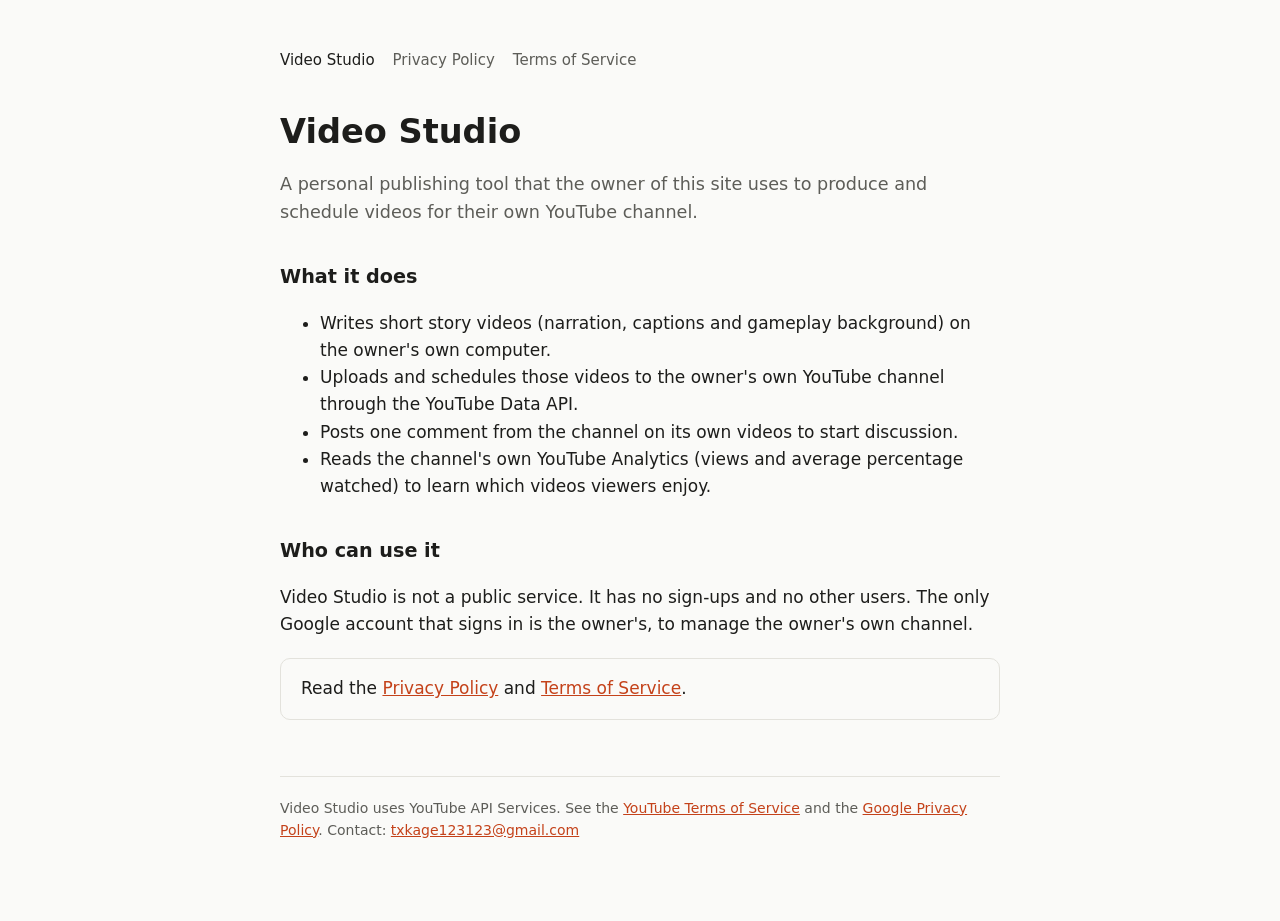
<file: index.html>
<!doctype html><html lang="en"><head><meta charset="utf-8"><meta name="viewport" content="width=device-width,initial-scale=1"><title>Video Studio</title><link rel="stylesheet" href="style.css"></head><body><main>
<nav><a href="./" aria-current="page">Video Studio</a><a href="privacy.html">Privacy Policy</a><a href="terms.html">Terms of Service</a></nav>
<h1>Video Studio</h1>
<p class="lead">A personal publishing tool that the owner of this site uses to produce and schedule videos for their own YouTube channel.</p>
<h2>What it does</h2>
<ul>
<li>Writes short story videos (narration, captions and gameplay background) on the owner's own computer.</li>
<li>Uploads and schedules those videos to the owner's own YouTube channel through the YouTube Data API.</li>
<li>Posts one comment from the channel on its own videos to start discussion.</li>
<li>Reads the channel's own YouTube Analytics (views and average percentage watched) to learn which videos viewers enjoy.</li>
</ul>
<h2>Who can use it</h2>
<p>Video Studio is not a public service. It has no sign-ups and no other users. The only Google account that signs in is the owner's, to manage the owner's own channel.</p>
<div class="box">Read the <a href="privacy.html">Privacy Policy</a> and <a href="terms.html">Terms of Service</a>.</div>
<footer>Video Studio uses YouTube API Services. See the <a href="https://www.youtube.com/t/terms">YouTube Terms of Service</a> and the <a href="https://policies.google.com/privacy">Google Privacy Policy</a>. Contact: <a href="mailto:txkage123123@gmail.com">txkage123123@gmail.com</a></footer></main></body></html>
</file>
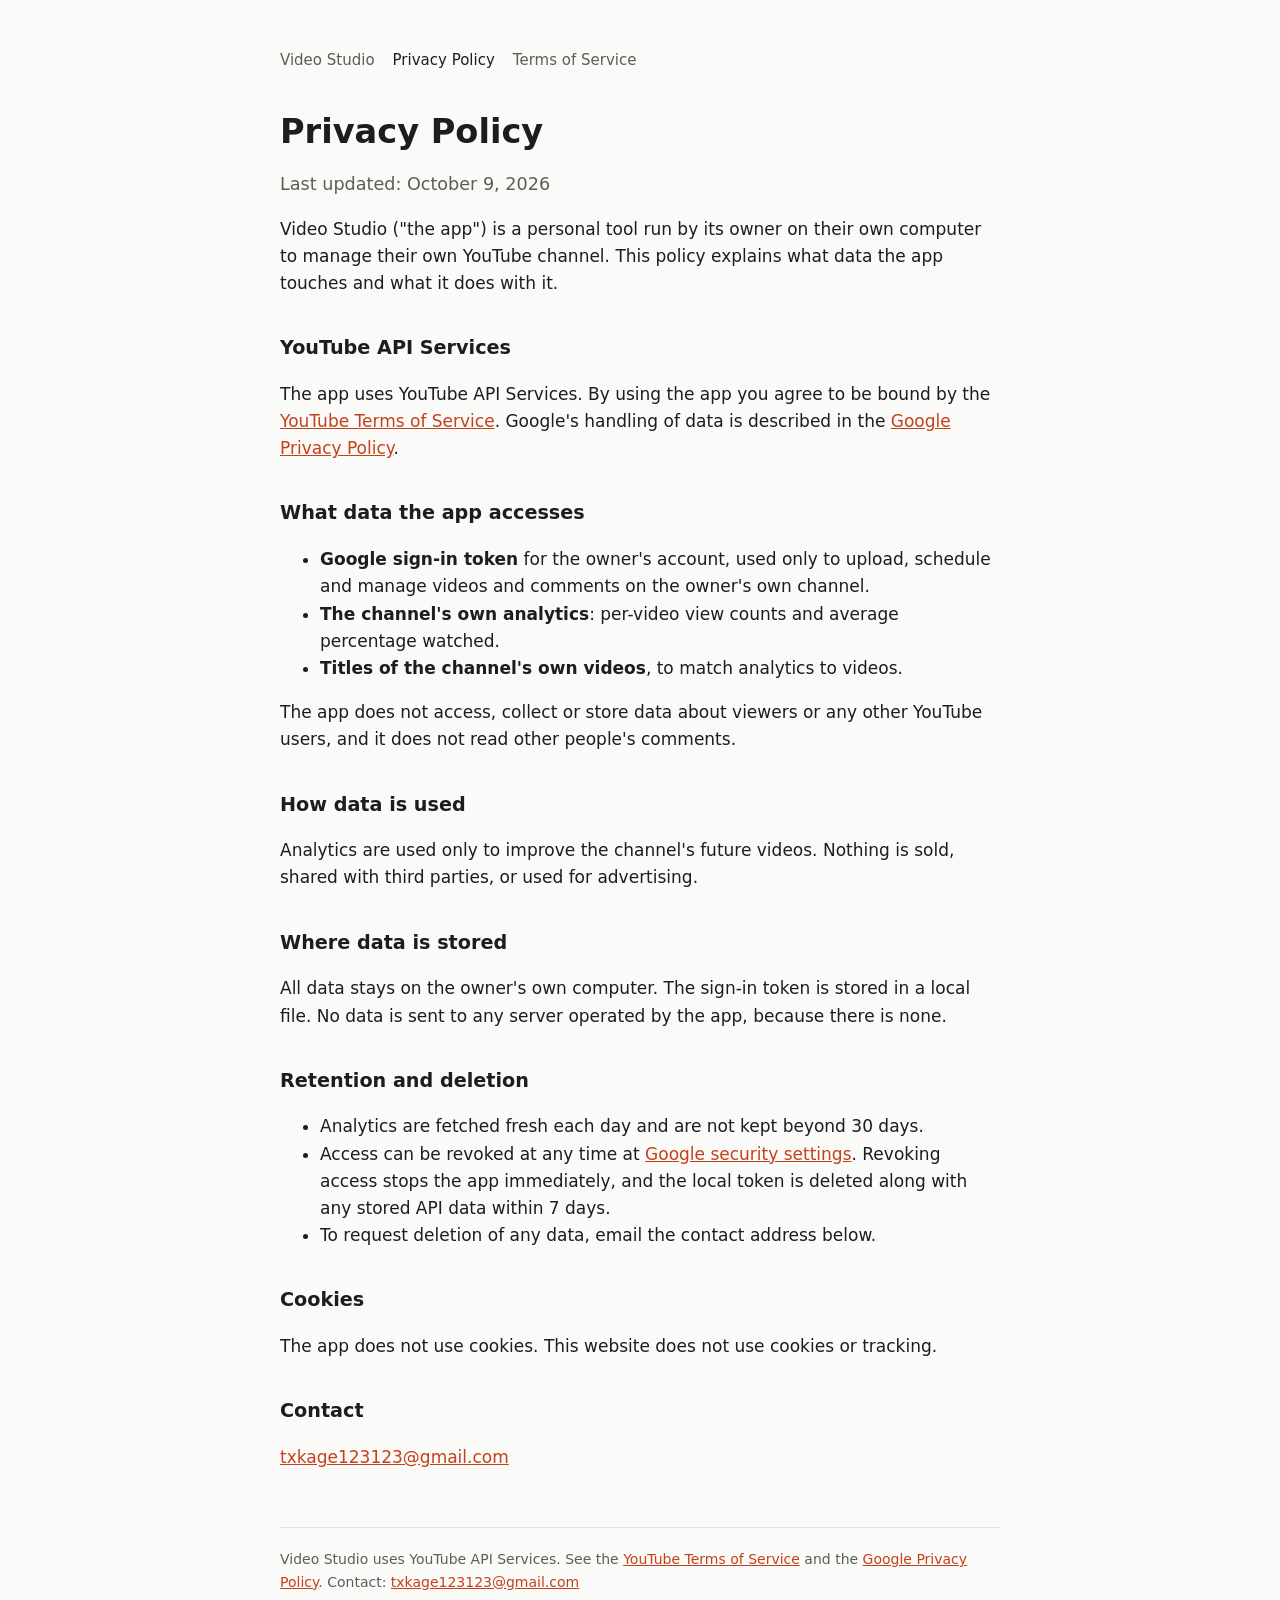
<file: privacy.html>
<!doctype html><html lang="en"><head><meta charset="utf-8"><meta name="viewport" content="width=device-width,initial-scale=1"><title>Privacy Policy · Video Studio</title><link rel="stylesheet" href="style.css"></head><body><main>
<nav><a href="./">Video Studio</a><a href="privacy.html" aria-current="page">Privacy Policy</a><a href="terms.html">Terms of Service</a></nav>
<h1>Privacy Policy</h1>
<p class="lead">Last updated: October 9, 2026</p>
<p>Video Studio ("the app") is a personal tool run by its owner on their own computer to manage their own YouTube channel. This policy explains what data the app touches and what it does with it.</p>
<h2>YouTube API Services</h2>
<p>The app uses YouTube API Services. By using the app you agree to be bound by the <a href="https://www.youtube.com/t/terms">YouTube Terms of Service</a>. Google's handling of data is described in the <a href="https://policies.google.com/privacy">Google Privacy Policy</a>.</p>
<h2>What data the app accesses</h2>
<ul>
<li><b>Google sign-in token</b> for the owner's account, used only to upload, schedule and manage videos and comments on the owner's own channel.</li>
<li><b>The channel's own analytics</b>: per-video view counts and average percentage watched.</li>
<li><b>Titles of the channel's own videos</b>, to match analytics to videos.</li>
</ul>
<p>The app does not access, collect or store data about viewers or any other YouTube users, and it does not read other people's comments.</p>
<h2>How data is used</h2>
<p>Analytics are used only to improve the channel's future videos. Nothing is sold, shared with third parties, or used for advertising.</p>
<h2>Where data is stored</h2>
<p>All data stays on the owner's own computer. The sign-in token is stored in a local file. No data is sent to any server operated by the app, because there is none.</p>
<h2>Retention and deletion</h2>
<ul>
<li>Analytics are fetched fresh each day and are not kept beyond 30 days.</li>
<li>Access can be revoked at any time at <a href="https://security.google.com/settings/security/permissions">Google security settings</a>. Revoking access stops the app immediately, and the local token is deleted along with any stored API data within 7 days.</li>
<li>To request deletion of any data, email the contact address below.</li>
</ul>
<h2>Cookies</h2>
<p>The app does not use cookies. This website does not use cookies or tracking.</p>
<h2>Contact</h2>
<p><a href="mailto:txkage123123@gmail.com">txkage123123@gmail.com</a></p>
<footer>Video Studio uses YouTube API Services. See the <a href="https://www.youtube.com/t/terms">YouTube Terms of Service</a> and the <a href="https://policies.google.com/privacy">Google Privacy Policy</a>. Contact: <a href="mailto:txkage123123@gmail.com">txkage123123@gmail.com</a></footer></main></body></html>
</file>
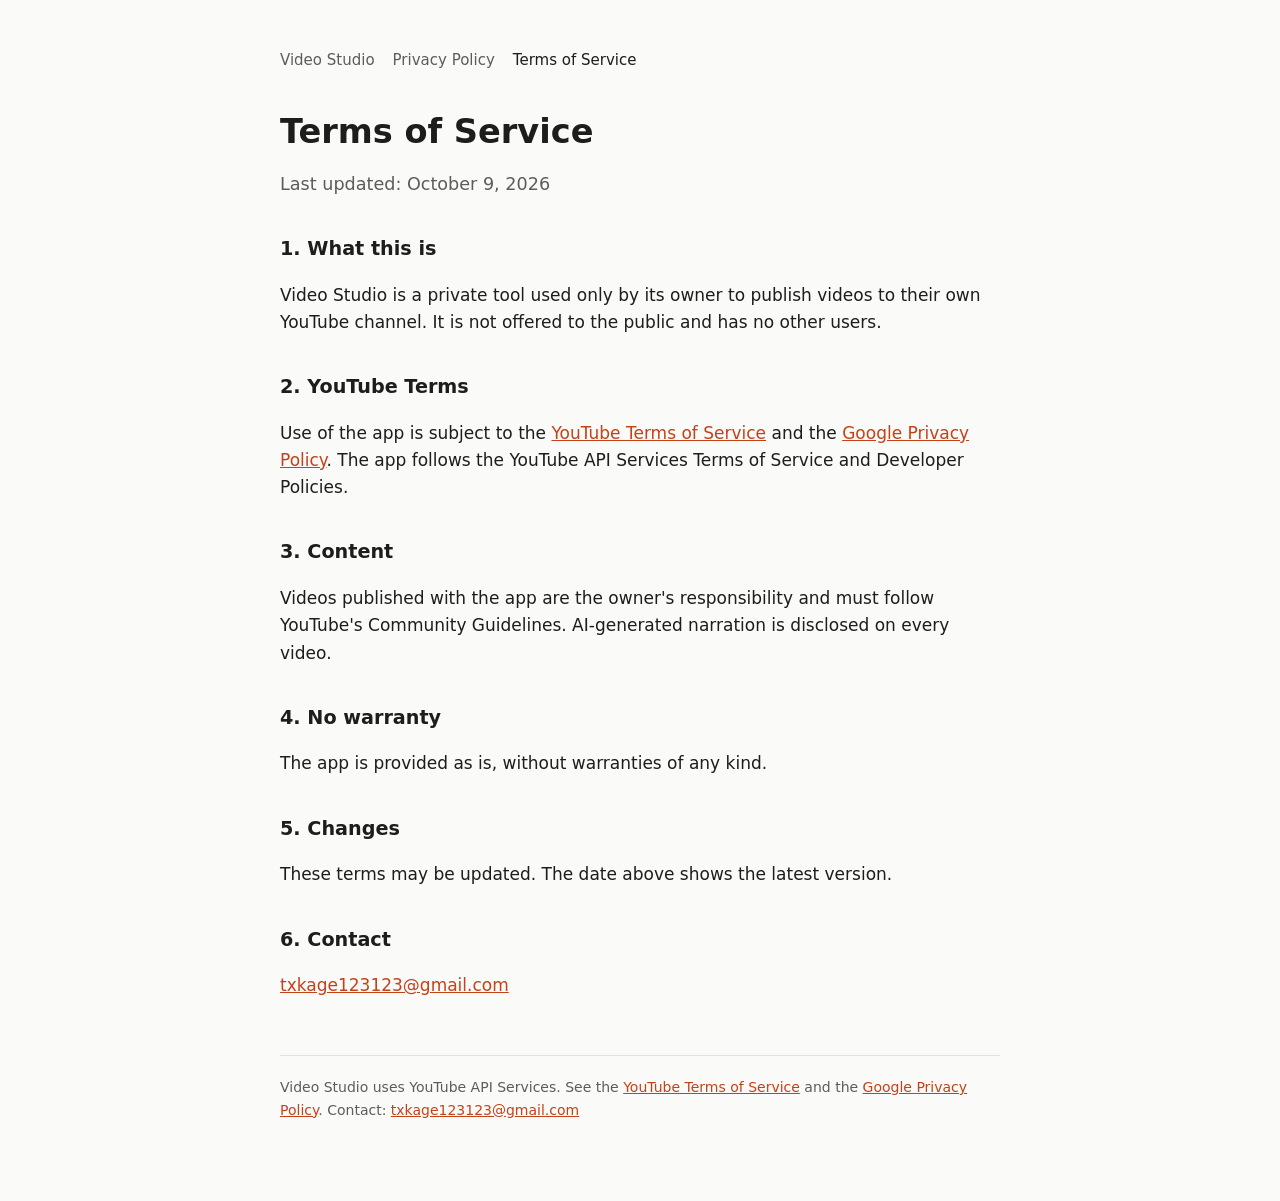
<file: terms.html>
<!doctype html><html lang="en"><head><meta charset="utf-8"><meta name="viewport" content="width=device-width,initial-scale=1"><title>Terms of Service · Video Studio</title><link rel="stylesheet" href="style.css"></head><body><main>
<nav><a href="./">Video Studio</a><a href="privacy.html">Privacy Policy</a><a href="terms.html" aria-current="page">Terms of Service</a></nav>
<h1>Terms of Service</h1>
<p class="lead">Last updated: October 9, 2026</p>
<h2>1. What this is</h2>
<p>Video Studio is a private tool used only by its owner to publish videos to their own YouTube channel. It is not offered to the public and has no other users.</p>
<h2>2. YouTube Terms</h2>
<p>Use of the app is subject to the <a href="https://www.youtube.com/t/terms">YouTube Terms of Service</a> and the <a href="https://policies.google.com/privacy">Google Privacy Policy</a>. The app follows the YouTube API Services Terms of Service and Developer Policies.</p>
<h2>3. Content</h2>
<p>Videos published with the app are the owner's responsibility and must follow YouTube's Community Guidelines. AI-generated narration is disclosed on every video.</p>
<h2>4. No warranty</h2>
<p>The app is provided as is, without warranties of any kind.</p>
<h2>5. Changes</h2>
<p>These terms may be updated. The date above shows the latest version.</p>
<h2>6. Contact</h2>
<p><a href="mailto:txkage123123@gmail.com">txkage123123@gmail.com</a></p>
<footer>Video Studio uses YouTube API Services. See the <a href="https://www.youtube.com/t/terms">YouTube Terms of Service</a> and the <a href="https://policies.google.com/privacy">Google Privacy Policy</a>. Contact: <a href="mailto:txkage123123@gmail.com">txkage123123@gmail.com</a></footer></main></body></html>
</file>
<file: style.css>
:root{--bg:#fafaf8;--fg:#1d1d1b;--muted:#5d5d58;--line:#e3e2dc;--accent:#c4421a}
@media (prefers-color-scheme:dark){:root{--bg:#141413;--fg:#ecebe6;--muted:#a3a29b;--line:#2c2c29;--accent:#ff7a4d}}
*{box-sizing:border-box}body{margin:0;background:var(--bg);color:var(--fg);font:17px/1.6 system-ui,-apple-system,"Segoe UI",Roboto,sans-serif}
main{max-width:760px;margin:0 auto;padding:48px 20px 80px}
nav{display:flex;gap:18px;flex-wrap:wrap;font-size:15px;margin-bottom:40px}
nav a{color:var(--muted);text-decoration:none}nav a:hover,nav a[aria-current]{color:var(--fg)}
h1{font-size:2.1rem;line-height:1.2;margin:0 0 12px}h2{font-size:1.2rem;margin:36px 0 8px}
p,li{color:var(--fg)}.lead{color:var(--muted);font-size:1.1rem}
a{color:var(--accent)}footer{margin-top:56px;padding-top:20px;border-top:1px solid var(--line);color:var(--muted);font-size:14px}
.box{border:1px solid var(--line);border-radius:10px;padding:16px 20px;margin:20px 0}
</file>
